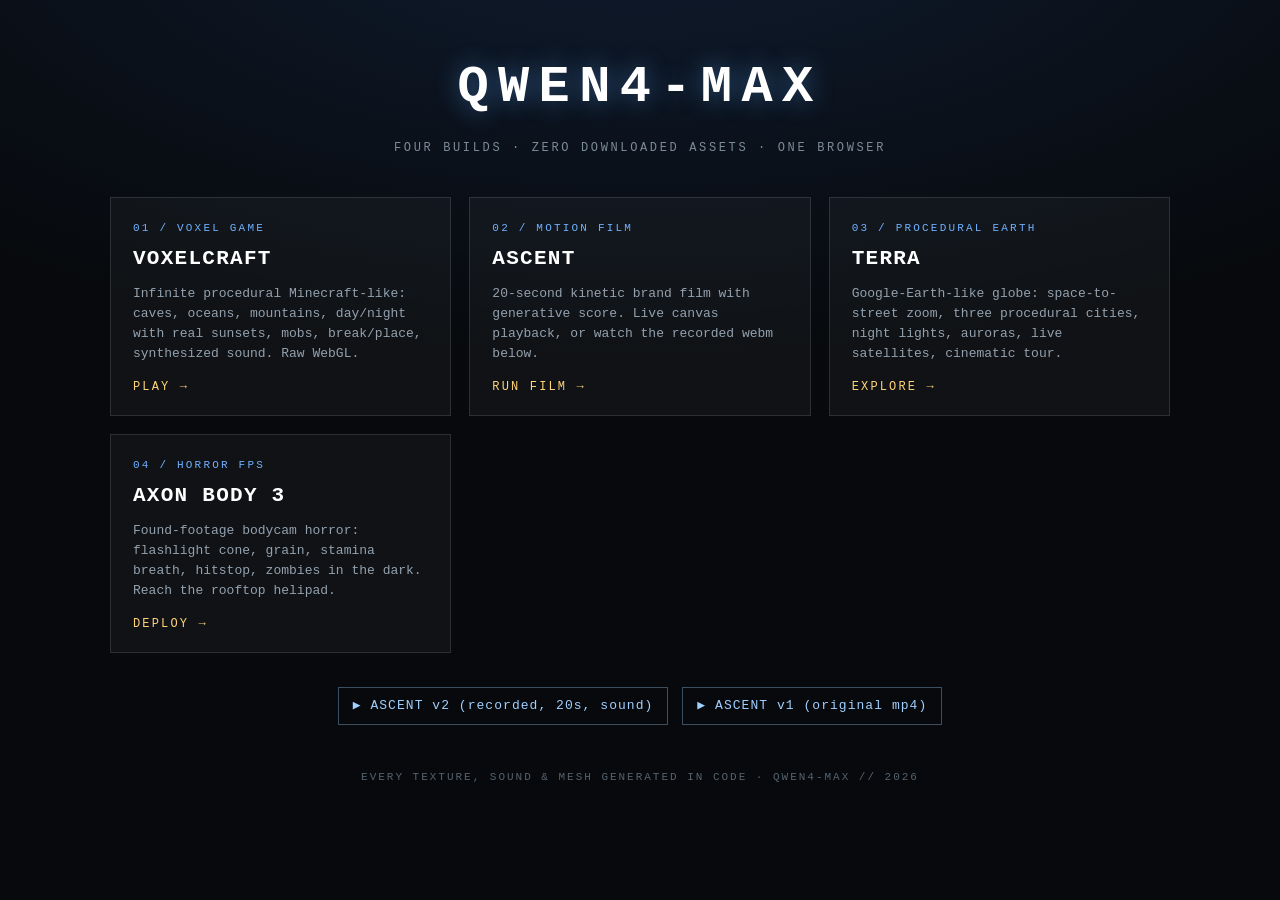
<file: index.html>
<!DOCTYPE html>
<html lang="en">
<head>
<meta charset="utf-8">
<meta name="viewport" content="width=device-width, initial-scale=1">
<title>QWEN4-MAX // arena — four builds, one browser</title>
<style>
  :root { color-scheme: dark; }
  * { box-sizing: border-box; margin: 0; }
  body {
    background: #07090c; color: #dfe7ee; min-height: 100vh;
    font: 15px/1.55 'Courier New', ui-monospace, monospace;
    display: flex; flex-direction: column; align-items: center;
    padding: 48px 20px 64px;
    background-image: radial-gradient(ellipse 80% 50% at 50% -10%, rgba(64,140,255,.14), transparent);
  }
  h1 { font-size: clamp(28px, 6vw, 52px); letter-spacing: .18em; font-weight: 700; color: #fff;
       text-shadow: 0 0 24px rgba(90,170,255,.45); }
  .sub { color: #7d8b99; letter-spacing: .22em; font-size: 12px; margin: 10px 0 40px; text-transform: uppercase; }
  .grid { display: grid; grid-template-columns: repeat(auto-fit, minmax(260px, 1fr)); gap: 18px; width: min(1060px, 100%); }
  a.card {
    display: block; text-decoration: none; color: inherit; padding: 22px 22px 18px;
    background: rgba(255,255,255,.035); border: 1px solid rgba(255,255,255,.12);
    transition: transform .15s ease, border-color .15s ease, background .15s ease;
  }
  a.card:hover { transform: translateY(-3px); border-color: rgba(120,190,255,.65); background: rgba(90,170,255,.08); }
  .tag { font-size: 11px; letter-spacing: .2em; color: #6fb1ff; }
  .name { font-size: 21px; font-weight: 700; color: #fff; margin: 6px 0 8px; letter-spacing: .06em; }
  .desc { font-size: 13px; color: #93a1af; }
  .go { margin-top: 14px; font-size: 12px; letter-spacing: .18em; color: #ffd479; }
  .films { margin-top: 34px; display: flex; gap: 14px; flex-wrap: wrap; justify-content: center; }
  .films a { color: #9fd0ff; font-size: 13px; letter-spacing: .08em; text-decoration: none;
             border: 1px solid rgba(159,208,255,.35); padding: 8px 14px; }
  .films a:hover { background: rgba(159,208,255,.12); }
  footer { margin-top: 44px; color: #55636f; font-size: 11px; letter-spacing: .18em; }
</style>
</head>
<body>
  <h1>QWEN4-MAX</h1>
  <div class="sub">four builds &middot; zero downloaded assets &middot; one browser</div>
  <div class="grid">
    <a class="card" href="test1-minecraft/">
      <div class="tag">01 / VOXEL GAME</div>
      <div class="name">VOXELCRAFT</div>
      <div class="desc">Infinite procedural Minecraft-like: caves, oceans, mountains, day/night with real sunsets, mobs, break/place, synthesized sound. Raw WebGL.</div>
      <div class="go">PLAY &rarr;</div>
    </a>
    <a class="card" href="test2-motiongraphic/film/">
      <div class="tag">02 / MOTION FILM</div>
      <div class="name">ASCENT</div>
      <div class="desc">20-second kinetic brand film with generative score. Live canvas playback, or watch the recorded webm below.</div>
      <div class="go">RUN FILM &rarr;</div>
    </a>
    <a class="card" href="test3-googlemaps/">
      <div class="tag">03 / PROCEDURAL EARTH</div>
      <div class="name">TERRA</div>
      <div class="desc">Google-Earth-like globe: space-to-street zoom, three procedural cities, night lights, auroras, live satellites, cinematic tour.</div>
      <div class="go">EXPLORE &rarr;</div>
    </a>
    <a class="card" href="test4-bodycam/">
      <div class="tag">04 / HORROR FPS</div>
      <div class="name">AXON BODY 3</div>
      <div class="desc">Found-footage bodycam horror: flashlight cone, grain, stamina breath, hitstop, zombies in the dark. Reach the rooftop helipad.</div>
      <div class="go">DEPLOY &rarr;</div>
    </a>
  </div>
  <div class="films">
    <a href="test2-motiongraphic/ascent-v2.webm">&#9654; ASCENT v2 (recorded, 20s, sound)</a>
    <a href="test2-motiongraphic/qwen4-max-ascent.mp4">&#9654; ASCENT v1 (original mp4)</a>
  </div>
  <footer>EVERY TEXTURE, SOUND &amp; MESH GENERATED IN CODE &middot; QWEN4-MAX // 2026</footer>
</body>
</html>
</file>
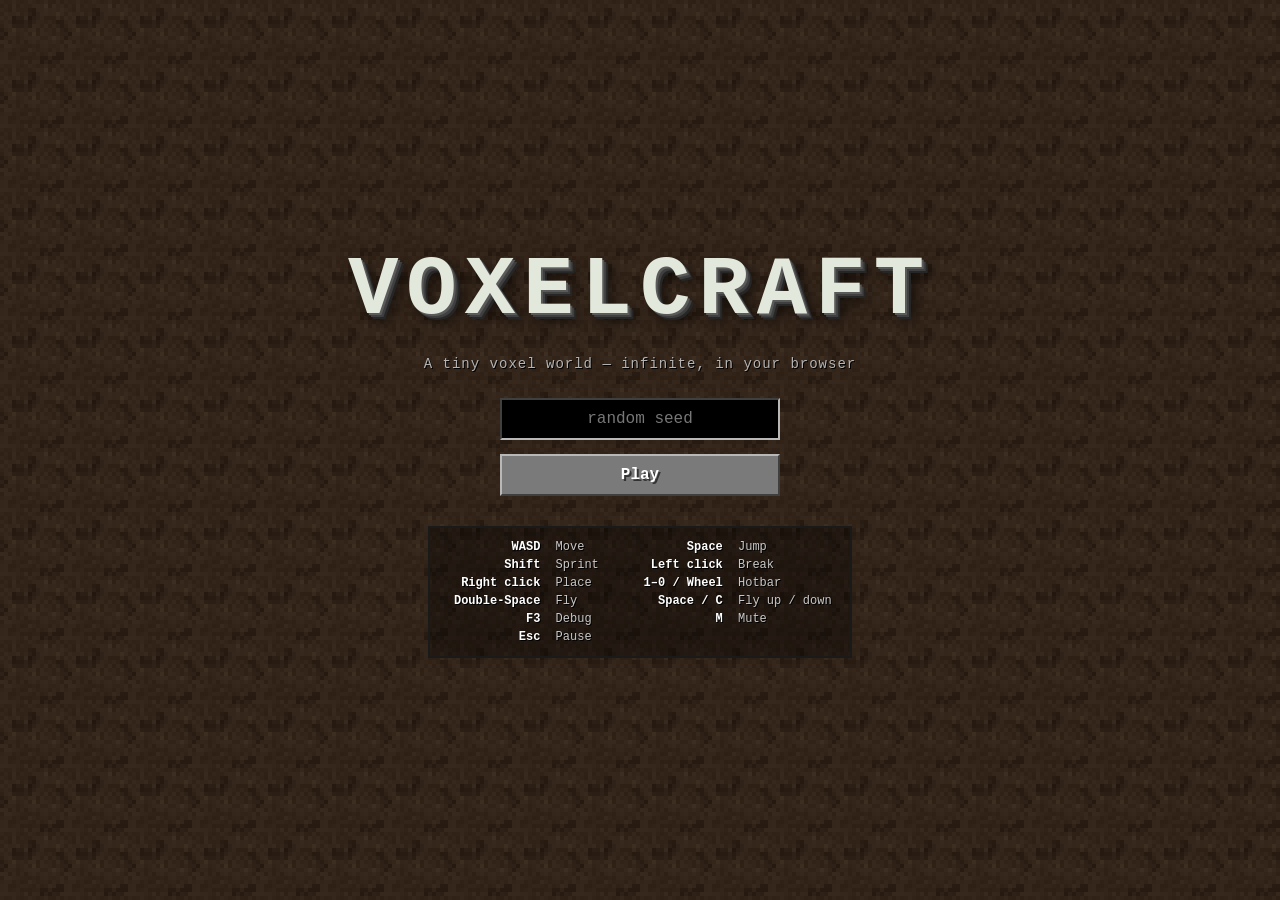
<file: test1-minecraft/index.html>
<!DOCTYPE html>
<html lang="en">
<head>
<meta charset="utf-8">
<meta name="viewport" content="width=device-width, initial-scale=1, user-scalable=no">
<title>Voxelcraft — a tiny Minecraft-like in your browser</title>
<link rel="stylesheet" href="css/style.css">
</head>
<body>
<canvas id="game"></canvas>

<!-- HUD (hotbar, hearts, crosshair, overlays) — built by ui.js -->
<div id="hud"></div>

<!-- Debug panel (F3) — built by ui.js -->
<div id="debug"></div>

<!-- Screens — built by ui.js -->
<div id="start-screen" class="screen"></div>
<div id="pause-screen" class="screen"></div>
<div id="death-screen" class="screen"></div>

<div id="boot-error" style="display:none;position:fixed;inset:0;z-index:999;background:#1a1a1a;color:#f66;font:14px monospace;padding:24px;white-space:pre-wrap;"></div>

<script src="js/util.js"></script>
<script src="js/blocks.js"></script>
<script src="js/worldgen.js"></script>
<script src="js/world.js"></script>
<script src="js/audio.js"></script>
<script src="js/renderer.js"></script>
<script src="js/player.js"></script>
<script src="js/mobs.js"></script>
<script src="js/ui.js"></script>
<script src="js/game.js"></script>
<script>
window.addEventListener('error', function (e) {
  var el = document.getElementById('boot-error');
  if (el && e && e.message) {
    el.style.display = 'block';
    el.textContent += 'ERROR: ' + e.message + '\n' + (e.filename || '') + ':' + (e.lineno || '') + '\n\n';
  }
});
</script>
</body>
</html>
</file>
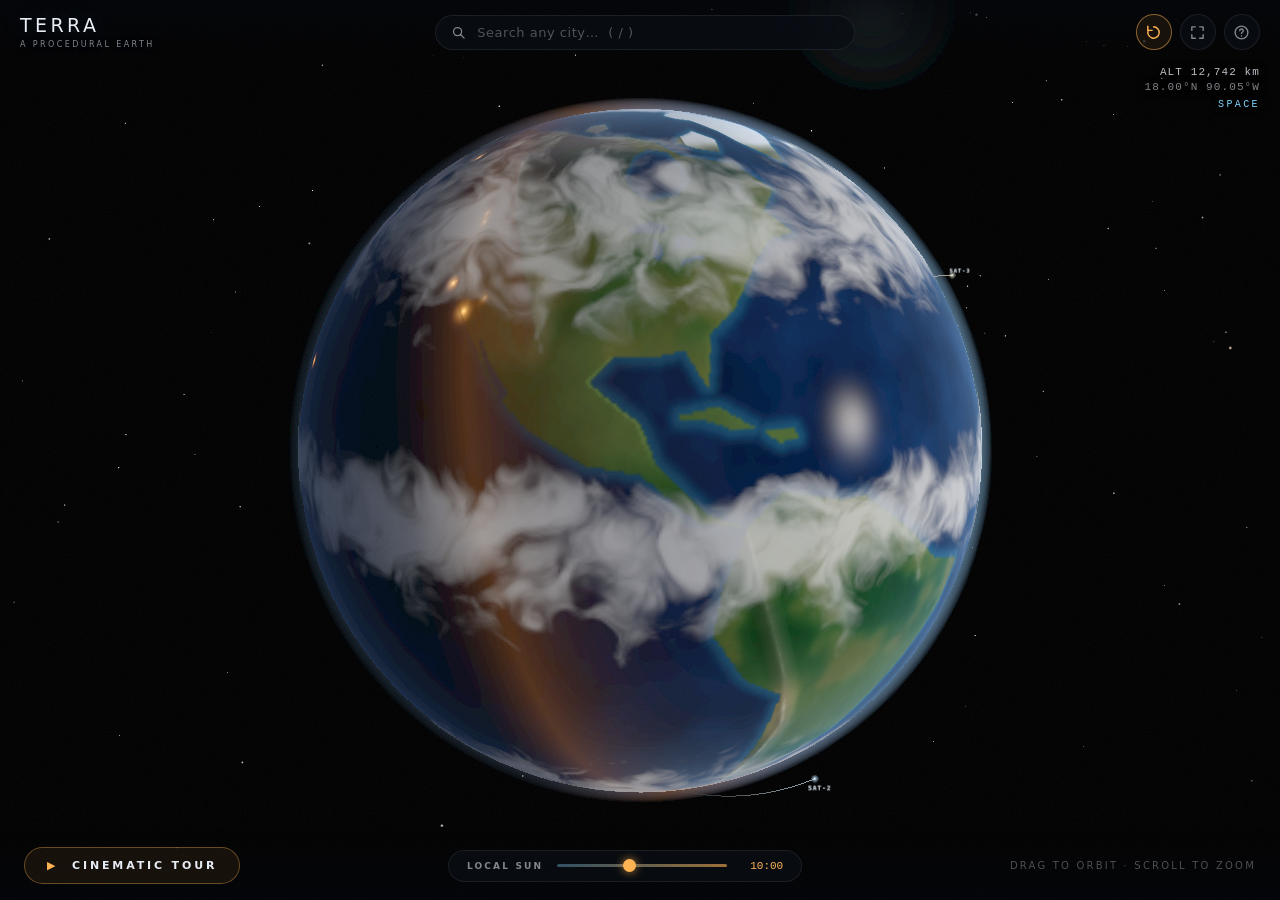
<file: test3-googlemaps/index.html>
<!DOCTYPE html>
<html lang="en">
<head>
<meta charset="UTF-8">
<meta name="viewport" content="width=device-width, initial-scale=1.0, maximum-scale=1.0, user-scalable=no">
<title>TERRA — a procedural Earth</title>
<link rel="stylesheet" href="css/style.css">
<link rel="icon" href="data:image/svg+xml,%3Csvg xmlns='http://www.w3.org/2000/svg' viewBox='0 0 32 32'%3E%3Ccircle cx='16' cy='16' r='14' fill='%231a4f8a'/%3E%3Cpath d='M8 12q4-3 8 0t8 1v6q-5 2-9-1t-7 0z' fill='%233f9e4d'/%3E%3C/svg%3E">
</head>
<body>
<div id="app">
  <canvas id="scene"></canvas>

  <!-- cinematic overlays -->
  <div id="vignette"></div>
  <div id="grain"></div>
  <div id="letterbox-top" class="letterbox"></div>
  <div id="letterbox-bottom" class="letterbox"></div>

  <!-- loading screen -->
  <div id="loading">
    <div id="load-inner">
      <div id="load-logo">TERRA</div>
      <div id="load-tag">A PROCEDURAL EARTH · NO SATELLITES · NO MAPS · JUST MATH</div>
      <div id="load-track"><div id="load-bar"></div></div>
      <div id="load-status">initializing…</div>
    </div>
  </div>

  <!-- top bar -->
  <header id="topbar" class="ui-hidden">
    <div id="brand">TERRA<span>a procedural earth</span></div>
    <div id="searchwrap">
      <svg id="searchicon" viewBox="0 0 24 24" width="15" height="15"><circle cx="10.5" cy="10.5" r="6.5" fill="none" stroke="currentColor" stroke-width="2"/><line x1="15.5" y1="15.5" x2="21" y2="21" stroke="currentColor" stroke-width="2" stroke-linecap="round"/></svg>
      <input id="search" type="text" placeholder="Search any city…  ( / )" autocomplete="off" spellcheck="false">
      <div id="suggestions" class="hidden"></div>
    </div>
    <div id="topbtns">
      <button id="btn-spin" class="iconbtn active" title="Toggle Earth rotation (R)">
        <svg viewBox="0 0 24 24" width="17" height="17"><path d="M12 4a8 8 0 1 1-7.4 5" fill="none" stroke="currentColor" stroke-width="2" stroke-linecap="round"/><path d="M4 3v6h6" fill="none" stroke="currentColor" stroke-width="2" stroke-linecap="round" stroke-linejoin="round"/></svg>
      </button>
      <button id="btn-fullscreen" class="iconbtn" title="Fullscreen (F)">
        <svg viewBox="0 0 24 24" width="17" height="17"><path d="M4 9V4h5M20 9V4h-5M4 15v5h5M20 15v5h-5" fill="none" stroke="currentColor" stroke-width="2" stroke-linecap="round" stroke-linejoin="round"/></svg>
      </button>
      <button id="btn-help" class="iconbtn" title="Help (H)">
        <svg viewBox="0 0 24 24" width="17" height="17"><circle cx="12" cy="12" r="9" fill="none" stroke="currentColor" stroke-width="2"/><path d="M9.5 9.5a2.5 2.5 0 1 1 3.4 2.3c-.8.3-.9 1-.9 1.7" fill="none" stroke="currentColor" stroke-width="2" stroke-linecap="round"/><circle cx="12" cy="17" r="1.1" fill="currentColor"/></svg>
      </button>
    </div>
  </header>

  <!-- flight HUD -->
  <div id="hud" class="ui-hidden">
    <div id="hud-alt">ALT —</div>
    <div id="hud-coords">—</div>
    <div id="hud-phase">SPACE</div>
  </div>

  <!-- focused city card -->
  <div id="citycard" class="hidden">
    <div id="cc-badge">PROCEDURAL DISTRICT</div>
    <div id="cc-name">—</div>
    <div id="cc-country">—</div>
    <div id="cc-meta">—</div>
    <div id="cc-tag">—</div>
  </div>

  <!-- tour captions -->
  <div id="tourbar" class="hidden">
    <div id="tour-kicker">CINEMATIC TOUR</div>
    <div id="tour-caption">—</div>
    <div id="tour-sub">—</div>
    <div id="tour-dots"></div>
    <button id="btn-skip">SKIP ▸</button>
    <div id="tour-hint">ESC to exit tour</div>
  </div>

  <!-- bottom bar -->
  <div id="bottombar" class="ui-hidden">
    <button id="btn-tour"><span id="tour-play">▶</span> CINEMATIC TOUR</button>
    <div id="sunctrl">
      <label for="sun-slider">LOCAL SUN</label>
      <input type="range" id="sun-slider" min="0" max="24" step="0.05" value="10">
      <span id="sun-value">10:00</span>
    </div>
    <div id="zoomhint">drag to orbit · scroll to zoom</div>
  </div>

  <!-- help overlay -->
  <div id="help" class="hidden">
    <div id="help-card">
      <h2>TERRA</h2>
      <p class="help-sub">Everything you see is generated in code — continents, clouds, city lights, streets and towers. No map data, no imagery, no APIs.</p>
      <div class="help-grid">
        <span>Drag</span><span>orbit the globe / city</span>
        <span>Scroll / pinch</span><span>zoom — space down to street level</span>
        <span>/</span><span>focus search</span>
        <span>T</span><span>cinematic tour</span>
        <span>F</span><span>fullscreen</span>
        <span>R</span><span>toggle rotation</span>
        <span>Space</span><span>return to space view</span>
        <span>Esc</span><span>exit tour / close panels</span>
      </div>
      <p class="help-tip">Zoom into <b>New York</b>, <b>Tokyo</b> or <b>Paris</b> for full 3D districts. The LOCAL SUN slider moves the day/night line.</p>
      <button id="btn-help-close">CLOSE</button>
    </div>
  </div>

  <!-- fatal error overlay (debug aid) -->
  <div id="error" class="hidden"><div id="error-title">TERRA hit a problem</div><pre id="error-msg"></pre></div>
</div>

<!-- render library (code only — every texture/model is procedural) -->
<script src="js/lib/three.min.js"></script>
<script src="js/lib/CopyShader.js"></script>
<script src="js/lib/LuminosityHighPassShader.js"></script>
<script src="js/lib/GammaCorrectionShader.js"></script>
<script src="js/lib/EffectComposer.js"></script>
<script src="js/lib/RenderPass.js"></script>
<script src="js/lib/ShaderPass.js"></script>
<script src="js/lib/UnrealBloomPass.js"></script>

<!-- app systems -->
<script src="js/core.js"></script>
<script src="js/data/cities.js"></script>
<script src="js/textures.js"></script>
<script src="js/globe.js"></script>
<script src="js/citykit.js"></script>
<script src="js/city-nyc.js"></script>
<script src="js/city-tokyo.js"></script>
<script src="js/city-paris.js"></script>
<script src="js/cities.js"></script>
<script src="js/camera.js"></script>
<script src="js/ui.js"></script>
<script src="js/main.js"></script>
</body>
</html>
</file>
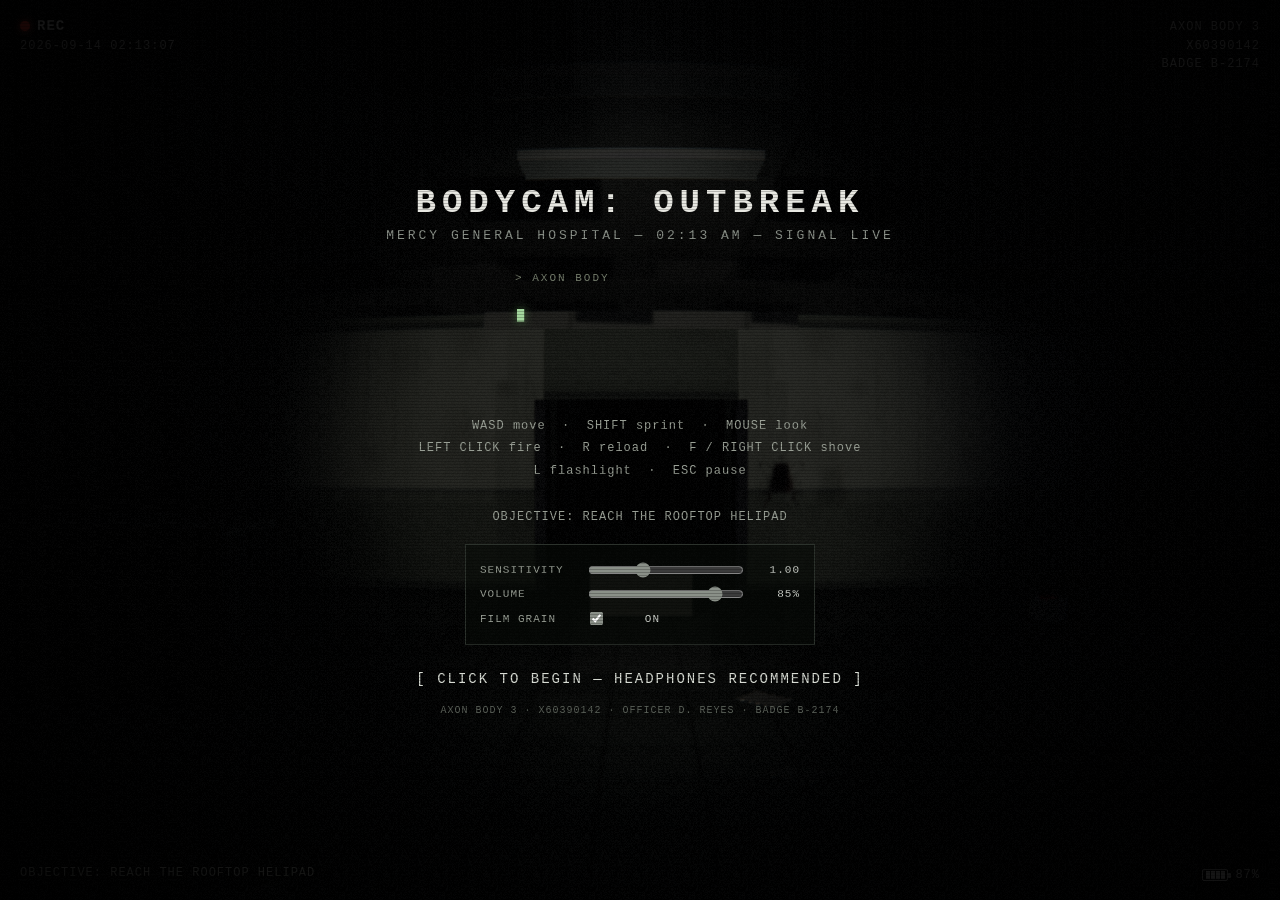
<file: test4-bodycam/index.html>
<!DOCTYPE html>
<html lang="en">
<head>
<meta charset="utf-8">
<meta name="viewport" content="width=device-width, initial-scale=1">
<title>BODYCAM: OUTBREAK</title>
<style>
  html,body{margin:0;padding:0;background:#000;overflow:hidden;height:100%;font-family:"Courier New",monospace;}
  #glcanvas{position:fixed;inset:0;display:block;cursor:crosshair;}
  #hud{position:fixed;inset:0;pointer-events:none;z-index:5;}
  #overlay{position:fixed;inset:0;z-index:10;display:flex;flex-direction:column;align-items:center;justify-content:center;
    background:rgba(0,0,0,0.82);color:#cfd3cc;text-align:center;cursor:pointer;}
  #overlay h1{font-size:34px;letter-spacing:6px;margin:0 0 6px;color:#e8e8e2;font-weight:700;}
  #overlay h2{font-size:13px;letter-spacing:3px;margin:0 0 26px;color:#8a9088;font-weight:400;}
  #overlay .keys{font-size:12px;line-height:1.9;color:#9aa096;letter-spacing:1px;}
  #overlay .start{margin-top:26px;font-size:14px;color:#d8dcd4;letter-spacing:2px;animation:blink 1.4s infinite;}
  #overlay .warn{margin-top:18px;font-size:10px;color:#5c625a;letter-spacing:1px;}
  #overlay.dead{background:rgba(10,0,0,0.88);}
  #overlay.dead h1{color:#c8322b;}
  #overlay.win{background:rgba(0,4,10,0.88);}
  #overlay.win h1{color:#7fb8d8;}
  #overlay.hidden{display:none;}
  #overlay .boot{font-size:12px;line-height:1.8;color:#7fae7a;letter-spacing:1px;text-align:left;
    width:250px;margin:0 auto 16px;min-height:130px;text-shadow:0 0 6px rgba(90,160,90,0.35);}
  #overlay .boot .hdr{color:#78806f;font-size:11px;letter-spacing:2px;text-shadow:none;}
  #overlay .boot .warn{color:#c9a24b;text-shadow:0 0 6px rgba(200,160,70,0.35);}
  #overlay .boot .live{color:#a4d89e;text-shadow:0 0 8px rgba(120,200,110,0.5);}
  #overlay .boot div:last-child::after{content:"\2588";margin-left:2px;animation:blink 1s infinite;}
  #overlay .settings{width:320px;margin:16px auto 0;padding:10px 14px;text-align:left;
    font-size:11px;letter-spacing:1px;color:#9aa096;border:1px solid #2c322c;background:rgba(8,12,8,0.55);}
  #overlay .settings .row{display:flex;align-items:center;gap:10px;margin:6px 0;}
  #overlay .settings label{flex:0 0 96px;}
  #overlay .settings input[type=range]{flex:1;height:14px;accent-color:#8a9088;cursor:pointer;}
  #overlay .settings input[type=checkbox]{accent-color:#8a9088;cursor:pointer;}
  #overlay .settings .val{flex:0 0 44px;text-align:right;color:#cfd3cc;}
  #overlay .stats{font-size:13px;line-height:2;letter-spacing:2px;color:#cfd3cc;
    margin:8px 0 4px;min-height:80px;white-space:pre;}
  #overlay.pause h1{font-size:22px;color:#d8dcd4;}
  #overlay.menu::before{content:"";position:absolute;inset:0;pointer-events:none;
    background:repeating-linear-gradient(0deg,rgba(0,0,0,0.22) 0px,rgba(0,0,0,0.22) 1px,transparent 1px,transparent 3px);}
  #overlay.menu::after{content:"";position:absolute;inset:0;pointer-events:none;
    background:radial-gradient(ellipse at center,transparent 55%,rgba(0,0,0,0.55) 100%);}
  @keyframes blink{0%,100%{opacity:1}50%{opacity:0.25}}
</style>
</head>
<body>
<canvas id="glcanvas"></canvas>
<div id="hud"></div>
<div id="overlay">
  <h1>BODYCAM: OUTBREAK</h1>
  <h2>MERCY GENERAL HOSPITAL &mdash; 02:13 AM &mdash; SIGNAL LIVE</h2>
  <div class="keys">
    WASD move &nbsp;·&nbsp; SHIFT sprint &nbsp;·&nbsp; MOUSE look<br>
    LEFT CLICK fire &nbsp;·&nbsp; R reload &nbsp;·&nbsp; F / RIGHT CLICK shove<br>
    L flashlight &nbsp;·&nbsp; ESC pause<br><br>
    OBJECTIVE: REACH THE ROOFTOP HELIPAD
  </div>
  <div class="start">[ CLICK TO BEGIN — HEADPHONES RECOMMENDED ]</div>
  <div class="warn">AXON BODY 3 · X60390142 · OFFICER D. REYES · BADGE B-2174</div>
</div>
<script src="js/engine.js"></script>
<script src="js/state.js"></script>
<script src="js/audio.js"></script>
<script src="js/level.js"></script>
<script src="js/zombies.js"></script>
<script src="js/combat.js"></script>
<script src="js/postfx.js"></script>
<script src="js/decals.js"></script>
<script src="js/director.js"></script>
<script src="js/perf.js"></script>
<script src="js/menu.js"></script>
<script src="js/main.js"></script>
<script src="js/feel.js"></script>
</body>
</html>
</file>
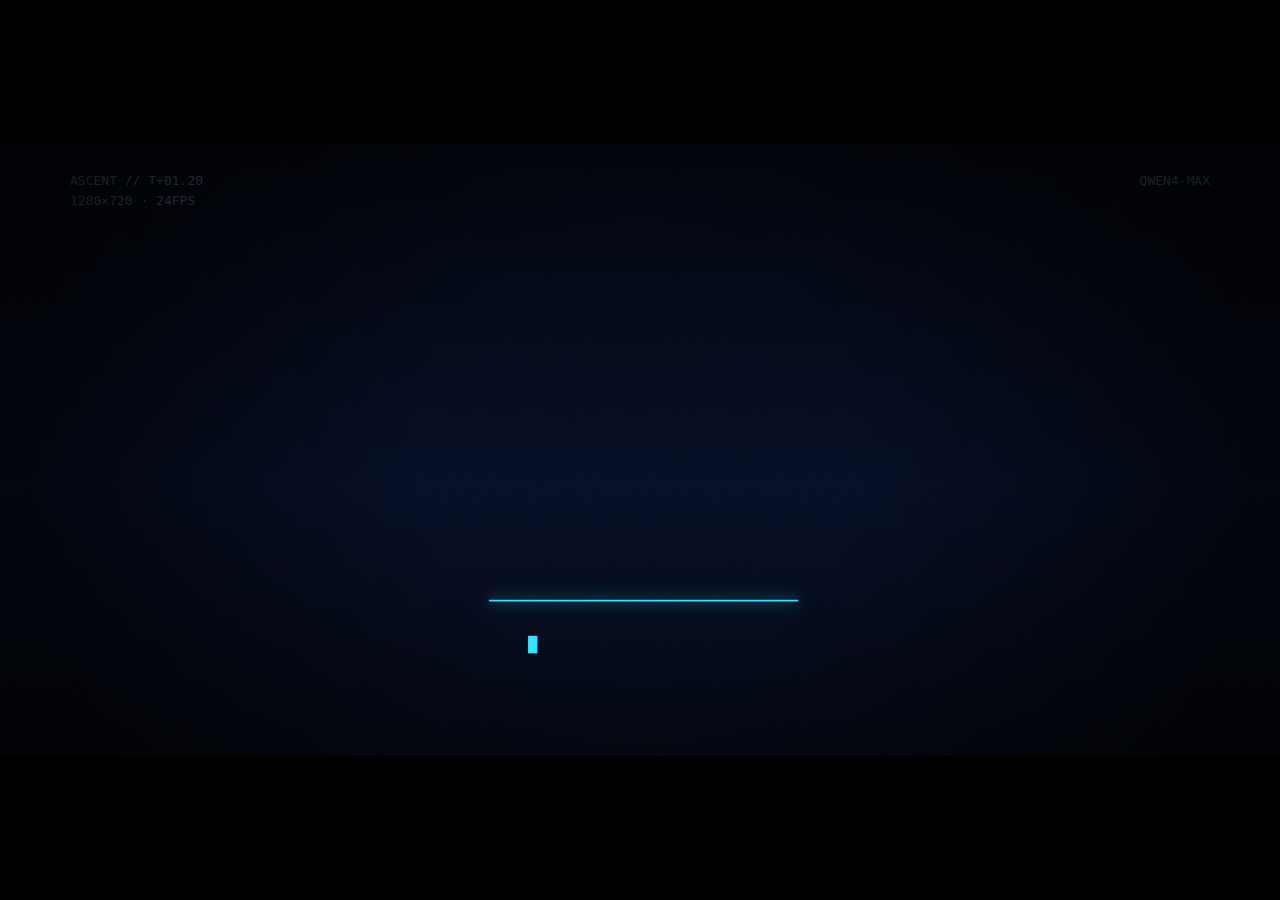
<file: test2-motiongraphic/film/index.html>
<!DOCTYPE html>
<html lang="en">
<head>
<meta charset="utf-8">
<title>ASCENT — QWEN4-MAX</title>
<style>
  html,body{margin:0;padding:0;background:#000;height:100%;overflow:hidden}
  body{display:flex;align-items:center;justify-content:center}
  #stage{display:block;width:min(100vw,calc(100vh*16/9));height:auto;aspect-ratio:16/9;background:#000}
  #rec{position:fixed;top:12px;right:16px;font:600 12px/1 ui-monospace,Consolas,monospace;
       letter-spacing:.2em;color:#ff4d5e;display:none;align-items:center;gap:7px;z-index:9;
       text-shadow:0 0 8px rgba(255,77,94,.6)}
  #rec i{width:9px;height:9px;border-radius:50%;background:#ff2d40;animation:blink 1s steps(2) infinite}
  @keyframes blink{50%{opacity:.15}}
</style>
</head>
<body>
<canvas id="stage" width="1280" height="720"></canvas>
<div id="rec"><i></i>REC</div>
<script src="film.js"></script>
</body>
</html>
</file>
<file: test1-minecraft/css/style.css>
/* style.css — VOXELCRAFT: pixel UI, MC bevel buttons, dirt menus, HUD.
   No external fonts or assets. */

* { box-sizing: border-box; }

html, body {
  margin: 0;
  padding: 0;
  height: 100%;
  overflow: hidden;
  background: #000;
}

canvas#game {
  position: fixed;
  inset: 0;
  width: 100%;
  height: 100%;
  display: block;
  image-rendering: crisp-edges;
  image-rendering: pixelated;
}

/* ------------------------------------------------------------------ */
/* Screens (start / pause / death)                                     */

.screen {
  position: fixed;
  inset: 0;
  display: none; /* UI.showScreen toggles flex/none */
  flex-direction: column;
  align-items: center;
  justify-content: center;
  gap: 14px;
  z-index: 20;
  font-family: 'Courier New', Courier, monospace;
  background-color: #4a3524;
  background-size: 64px 64px;
  image-rendering: pixelated;
  user-select: none;
}

#pause-screen {
  background: rgba(0, 0, 0, 0.55);
  backdrop-filter: blur(2px);
  -webkit-backdrop-filter: blur(2px);
}

.game-title {
  margin: 0 0 4px;
  font-size: clamp(42px, 9vw, 84px);
  font-weight: bold;
  letter-spacing: 8px;
  color: #e2e8dc;
  text-shadow:
    2px 2px 0 #5a5a5a,
    4px 4px 0 #3f3f3f,
    6px 6px 0 #262626,
    8px 8px 14px rgba(0, 0, 0, 0.65);
}

.subtitle {
  color: #b4b4b4;
  font-size: 14px;
  letter-spacing: 1px;
  margin-bottom: 12px;
  text-shadow: 1px 1px 0 #000;
  text-align: center;
  padding: 0 12px;
}

.screen-title {
  margin: 0 0 10px;
  font-size: 32px;
  font-weight: bold;
  color: #fff;
  letter-spacing: 2px;
  text-shadow: 2px 2px 0 #3f3f3f, 3px 3px 6px rgba(0, 0, 0, 0.6);
}

.death-title {
  margin: 0 0 14px;
  font-size: clamp(40px, 8vw, 60px);
  font-weight: bold;
  color: #ff5555;
  letter-spacing: 3px;
  text-shadow: 3px 3px 0 #3a0000, 5px 5px 10px rgba(0, 0, 0, 0.6);
}

.pause-hint {
  margin-top: 12px;
  font-size: 12px;
  color: #a8a8a8;
  text-shadow: 1px 1px 0 #000;
}

/* MC gray bevel button */
.mc-btn {
  font-family: 'Courier New', Courier, monospace;
  font-size: 16px;
  font-weight: bold;
  color: #fff;
  text-shadow: 2px 2px #333;
  background: #7a7a7a;
  border: 2px solid;
  border-color: #b8b8b8 #3f3f3f #3f3f3f #b8b8b8;
  padding: 10px 24px;
  min-width: 280px;
  cursor: pointer;
  transition: background 0.08s linear;
}
.mc-btn:hover { background: #8a8aa8; }
.mc-btn:active {
  border-color: #3f3f3f #b8b8b8 #b8b8b8 #3f3f3f;
  background: #6e6e88;
  transform: translateY(1px);
}
.mc-btn:focus-visible { outline: 2px solid #fff; outline-offset: 2px; }

/* MC dark inset text field */
.mc-input {
  font-family: 'Courier New', Courier, monospace;
  font-size: 16px;
  color: #e8e8e8;
  background: #000;
  border: 2px solid;
  border-color: #3f3f3f #b8b8b8 #b8b8b8 #3f3f3f;
  padding: 10px 12px;
  width: 280px;
  text-align: center;
  outline: none;
}
.mc-input::placeholder { color: #777; }
.mc-input:focus { border-color: #6a6a8a #c8c8e0 #c8c8e0 #6a6a8a; }

/* controls grid */
.controls {
  display: grid;
  grid-template-columns: auto auto;
  gap: 4px 32px;
  margin-top: 16px;
  padding: 12px 18px;
  background: rgba(0, 0, 0, 0.35);
  border: 2px solid #1a1a1a;
  font-size: 12px;
  color: #c8c8c8;
  text-shadow: 1px 1px 0 #000;
}
.controls b {
  display: inline-block;
  min-width: 92px;
  text-align: right;
  margin-right: 8px;
  color: #fff;
}

/* ------------------------------------------------------------------ */
/* HUD                                                                 */

#hud {
  position: fixed;
  inset: 0;
  z-index: 10;
  pointer-events: none;
  display: none; /* shown by UI.showScreen(null) */
  font-family: 'Courier New', Courier, monospace;
  user-select: none;
}

/* crosshair: white plus, difference blend */
.crosshair {
  position: absolute;
  left: 50%;
  top: 50%;
  width: 18px;
  height: 18px;
  transform: translate(-50%, -50%);
  mix-blend-mode: difference;
}
.ch-h, .ch-v { position: absolute; background: #fff; }
.ch-h { left: 0; top: 8px; width: 18px; height: 2px; }
.ch-v { left: 8px; top: 0; width: 2px; height: 18px; }

/* overlays */
.damage-vignette {
  position: absolute;
  inset: 0;
  background: radial-gradient(ellipse at center, rgba(255, 0, 0, 0) 45%, rgba(190, 0, 0, 0.75) 100%);
  opacity: 0;
}
.underwater-overlay {
  position: absolute;
  inset: 0;
  background: rgba(20, 60, 160, 0.28);
  display: none;
}

/* bottom cluster (hearts / bubbles / name / hotbar) */
.hud-bottom {
  position: absolute;
  bottom: 8px;
  left: 50%;
  transform: translateX(-50%);
  width: 462px; /* 10 * 48 - 9 * 2 (shared borders) */
}

.hud-top-row {
  display: flex;
  justify-content: space-between;
  align-items: flex-end;
  min-height: 18px;
  margin-bottom: 4px;
}

/* hearts */
.hearts { display: flex; gap: 1px; }
.hearts .heart {
  width: 18px;
  height: 18px;
  image-rendering: crisp-edges;
  image-rendering: pixelated;
}
.hearts.low .heart { animation: heart-jitter 0.45s steps(2, end) infinite; }
.hearts.low .heart:nth-child(even) { animation-delay: 0.22s; }
.hearts.shake { animation: heart-shake 0.3s linear; }

@keyframes heart-jitter {
  0%, 100% { transform: translateY(0); }
  50% { transform: translateY(-1px); }
}
@keyframes heart-shake {
  0%, 100% { transform: translate(0, 0); }
  20% { transform: translate(-2px, 1px); }
  40% { transform: translate(2px, -1px); }
  60% { transform: translate(-2px, 0); }
  80% { transform: translate(1px, 1px); }
}

/* bubbles */
.bubbles { display: none; gap: 2px; }
.bubble {
  width: 10px;
  height: 10px;
  border-radius: 50%;
  border: 2px solid rgba(225, 240, 255, 0.95);
  background: rgba(130, 180, 255, 0.35);
}
.bubble.pop { visibility: hidden; }

/* selected block name */
.name-label {
  height: 20px;
  margin-bottom: 4px;
  text-align: center;
  font-size: 14px;
  font-weight: bold;
  color: #fff;
  text-shadow: 2px 2px 0 #3f3f3f;
  opacity: 0;
  transition: opacity 0.5s ease;
}
.name-label.visible { opacity: 1; }

/* hotbar */
.hotbar { display: flex; }
.slot {
  position: relative;
  width: 48px;
  height: 48px;
  margin-left: -2px;
  background: rgba(0, 0, 0, 0.35);
  border: 2px solid #1a1a1a;
  box-shadow: inset 0 0 0 2px #8b8b8b;
  display: flex;
  align-items: center;
  justify-content: center;
  transition: transform 0.08s ease;
}
.slot:first-child { margin-left: 0; }
.slot.selected {
  outline: 3px solid #fff;
  transform: scale(1.08);
  z-index: 1;
}
.slot-icon {
  width: 40px;
  height: 40px;
  image-rendering: crisp-edges;
  image-rendering: pixelated;
}
.slot-num {
  position: absolute;
  top: 1px;
  left: 3px;
  font-size: 10px;
  color: #e0e0e0;
  text-shadow: 1px 1px 0 #000;
}

.flying-hint {
  position: absolute;
  left: 100%;
  bottom: 56px;
  margin-left: 10px;
  font-size: 11px;
  color: #cfcfcf;
  text-shadow: 1px 1px 0 #000;
  white-space: nowrap;
  display: none;
}

.lock-hint {
  display: none;
  position: absolute;
  top: 12px;
  left: 50%;
  transform: translateX(-50%);
  font: 12px 'Courier New', monospace;
  color: #ffd;
  background: rgba(0, 0, 0, 0.45);
  padding: 4px 10px;
  pointer-events: none;
  white-space: nowrap;
}

/* ------------------------------------------------------------------ */
/* Debug panel (F3)                                                    */

#debug {
  position: fixed;
  top: 8px;
  left: 8px;
  z-index: 15;
  display: none;
  pointer-events: none;
  font-family: 'Courier New', Courier, monospace;
  font-size: 12px;
  line-height: 1.5;
  color: #eee;
  background: rgba(0, 0, 0, 0.45);
  padding: 6px 8px;
  white-space: pre;
  text-shadow: 1px 1px 0 #000;
}

/* ------------------------------------------------------------------ */
/* Responsive                                                          */

@media (max-width: 640px) {
  .hud-bottom {
    transform: translateX(-50%) scale(0.72);
    transform-origin: bottom center;
  }
  .game-title { letter-spacing: 4px; }
  .mc-btn, .mc-input { min-width: 220px; width: 220px; }
  .controls { grid-template-columns: auto; gap: 3px; font-size: 11px; }
  .controls b { min-width: 84px; }
}
</file>
<file: test3-googlemaps/css/style.css>
/* ============================================================
   TERRA — style.css  (SYSTEM D)
   Cinematic dark-glass UI. Amber accent, cyan secondary,
   thin uppercase type, vignette + grain, letterbox tour mode.
   ============================================================ */

:root {
  --bg: #05070d;
  --panel: rgba(10, 14, 22, 0.72);
  --panel-solid: rgba(10, 14, 22, 0.88);
  --line: rgba(255, 255, 255, 0.08);
  --amber: #ffb454;
  --cyan: #7fd4ff;
  --text: #e8edf5;
  --muted: rgba(232, 237, 245, 0.55);
  --faint: rgba(232, 237, 245, 0.32);
  --blur: blur(14px);
  --font: system-ui, -apple-system, "Segoe UI", Roboto, "Helvetica Neue", Arial, sans-serif;
  --mono: ui-monospace, "SF Mono", SFMono-Regular, Menlo, Consolas, "Liberation Mono", monospace;
  --ease: cubic-bezier(0.22, 0.7, 0.2, 1);
}

* { box-sizing: border-box; }

html, body {
  margin: 0;
  padding: 0;
  height: 100%;
  overflow: hidden;
  background: var(--bg);
  color: var(--text);
  font-family: var(--font);
  -webkit-font-smoothing: antialiased;
}

::selection { background: rgba(255, 180, 84, 0.3); }

button { font-family: inherit; cursor: pointer; }
:focus-visible { outline: 1px solid rgba(255, 180, 84, 0.7); outline-offset: 2px; }

.hidden { display: none !important; }

/* ---------- stage ---------- */
#app {
  position: fixed;
  inset: 0;
  overflow: hidden;
  background: var(--bg);
}

#scene {
  position: fixed;
  inset: 0;
  width: 100%;
  height: 100%;
  display: block;
  z-index: 0;
  touch-action: none;
}

/* ---------- cinematic overlays ---------- */
#vignette {
  position: fixed;
  inset: 0;
  z-index: 2;
  pointer-events: none;
  background: radial-gradient(ellipse at center, transparent 55%, rgba(0, 0, 0, 0.55) 100%);
}

#grain {
  position: fixed;
  inset: 0;
  z-index: 3;
  pointer-events: none;
  opacity: 0.05;
  background-image: url("data:image/svg+xml,%3Csvg xmlns='http://www.w3.org/2000/svg' width='260' height='260'%3E%3Cfilter id='n'%3E%3CfeTurbulence type='fractalNoise' baseFrequency='0.85' numOctaves='2' stitchTiles='stitch'/%3E%3CfeColorMatrix type='saturate' values='0'/%3E%3C/filter%3E%3Crect width='260' height='260' filter='url(%23n)'/%3E%3C/svg%3E");
  background-size: 260px 260px;
  animation: grainShift 0.9s steps(1, end) infinite;
}

@keyframes grainShift {
  0%   { background-position: 0 0; }
  20%  { background-position: -90px 40px; }
  40%  { background-position: 60px -70px; }
  60%  { background-position: -40px -90px; }
  80%  { background-position: 80px 60px; }
  100% { background-position: 0 0; }
}

/* ---------- letterbox ---------- */
.letterbox {
  position: fixed;
  left: 0;
  right: 0;
  height: 0;
  background: #000;
  z-index: 40;
  pointer-events: none;
  transition: height 0.8s cubic-bezier(0.6, 0.05, 0.2, 1);
}
#letterbox-top { top: 0; }
#letterbox-bottom { bottom: 0; }
.letterbox.on { height: 7vh; }

/* ---------- UI reveal / tour hiding ---------- */
.ui-hidden {
  opacity: 0;
  visibility: hidden;
  transition: opacity 0.6s var(--ease), visibility 0.6s;
}
#app.ready .ui-hidden {
  opacity: 1;
  visibility: visible;
}
#app.touring .ui-hidden {
  opacity: 0 !important;
  visibility: hidden !important;
  pointer-events: none !important;
}
#app.touring #citycard { display: none !important; }
#app.touring #help { display: none !important; }

/* ---------- top bar ---------- */
#topbar {
  position: fixed;
  top: 0;
  left: 0;
  right: 0;
  z-index: 20;
  display: flex;
  align-items: center;
  gap: 18px;
  padding: 14px 20px;
  pointer-events: none;
  background: linear-gradient(180deg, rgba(5, 7, 13, 0.62), transparent);
}
#topbar > * { pointer-events: auto; }

#brand {
  flex: none;
  font-size: 19px;
  font-weight: 200;
  letter-spacing: 0.18em;
  text-transform: uppercase;
  color: var(--text);
  text-shadow: 0 0 24px rgba(127, 212, 255, 0.25);
  user-select: none;
  line-height: 1.15;
}
#brand span {
  display: block;
  font-size: 8px;
  font-weight: 400;
  letter-spacing: 0.3em;
  color: var(--muted);
  margin-top: 3px;
}

/* ---------- search ---------- */
#searchwrap {
  position: relative;
  flex: 1 1 380px;
  max-width: 420px;
  margin: 0 auto;
  display: flex;
  align-items: center;
  gap: 9px;
  padding: 8px 15px;
  background: var(--panel);
  -webkit-backdrop-filter: var(--blur);
  backdrop-filter: var(--blur);
  border: 1px solid var(--line);
  border-radius: 999px;
  transition: border-color 0.25s, box-shadow 0.25s;
}
#searchwrap:focus-within {
  border-color: rgba(255, 180, 84, 0.45);
  box-shadow: 0 0 0 1px rgba(255, 180, 84, 0.2), 0 0 26px rgba(255, 180, 84, 0.12);
}
#searchicon { flex: none; color: var(--muted); }
#search {
  flex: 1;
  min-width: 0;
  background: transparent;
  border: 0;
  outline: 0;
  color: var(--text);
  font-family: inherit;
  font-size: 13px;
  letter-spacing: 0.04em;
  caret-color: var(--amber);
}
#search::placeholder { color: var(--faint); }

#suggestions {
  position: absolute;
  top: calc(100% + 8px);
  left: 0;
  right: 0;
  z-index: 30;
  background: var(--panel-solid);
  -webkit-backdrop-filter: var(--blur);
  backdrop-filter: var(--blur);
  border: 1px solid var(--line);
  border-radius: 14px;
  overflow-y: auto;
  max-height: 372px;
  box-shadow: 0 18px 50px rgba(0, 0, 0, 0.55);
  scrollbar-width: thin;
  scrollbar-color: rgba(255, 255, 255, 0.15) transparent;
}
.s-row {
  display: flex;
  align-items: center;
  gap: 10px;
  padding: 9px 14px;
  cursor: pointer;
  border-left: 2px solid transparent;
  transition: background 0.15s, border-color 0.15s;
}
.s-row.active, .s-row:hover {
  background: rgba(255, 180, 84, 0.07);
  border-left-color: var(--amber);
}
.s-main { flex: 1; min-width: 0; display: flex; flex-direction: column; gap: 1px; }
.s-name {
  font-size: 13px;
  font-weight: 500;
  letter-spacing: 0.03em;
  white-space: nowrap;
  overflow: hidden;
  text-overflow: ellipsis;
}
.s-country {
  font-size: 10px;
  letter-spacing: 0.12em;
  text-transform: uppercase;
  color: var(--muted);
  white-space: nowrap;
  overflow: hidden;
  text-overflow: ellipsis;
}
.s-pop { flex: none; font-family: var(--mono); font-size: 11px; color: var(--muted); }
.s-badge {
  flex: none;
  font-size: 9px;
  font-weight: 700;
  letter-spacing: 0.12em;
  color: #1a1206;
  background: var(--amber);
  border-radius: 4px;
  padding: 2px 6px;
  box-shadow: 0 0 12px rgba(255, 180, 84, 0.4);
}
.s-empty { padding: 12px 16px; font-size: 12px; color: var(--muted); letter-spacing: 0.06em; }

/* ---------- icon buttons ---------- */
#topbtns { flex: none; display: flex; gap: 8px; }
.iconbtn {
  width: 36px;
  height: 36px;
  display: grid;
  place-items: center;
  border-radius: 999px;
  background: var(--panel);
  -webkit-backdrop-filter: var(--blur);
  backdrop-filter: var(--blur);
  border: 1px solid var(--line);
  color: var(--muted);
  transition: color 0.2s, border-color 0.2s, box-shadow 0.2s, background 0.2s;
}
.iconbtn:hover {
  color: var(--text);
  border-color: rgba(255, 180, 84, 0.4);
  box-shadow: 0 0 18px rgba(255, 180, 84, 0.18);
}
.iconbtn.active {
  color: var(--amber);
  border-color: rgba(255, 180, 84, 0.5);
  background: rgba(255, 180, 84, 0.08);
}

/* ---------- HUD ---------- */
#hud {
  position: fixed;
  top: 66px;
  right: 20px;
  z-index: 15;
  display: flex;
  flex-direction: column;
  gap: 3px;
  text-align: right;
  font-family: var(--mono);
  font-size: 11px;
  letter-spacing: 0.08em;
  color: var(--muted);
  pointer-events: none;
  text-shadow: 0 1px 8px rgba(0, 0, 0, 0.7);
  user-select: none;
}
#hud-alt { color: rgba(232, 237, 245, 0.8); }
#hud-phase {
  color: var(--cyan);
  font-size: 10px;
  letter-spacing: 0.24em;
  margin-top: 3px;
}

/* ---------- city card ---------- */
#citycard {
  position: fixed;
  left: 20px;
  bottom: 88px;
  z-index: 15;
  min-width: 240px;
  max-width: 320px;
  padding: 16px 20px;
  background: var(--panel);
  -webkit-backdrop-filter: var(--blur);
  backdrop-filter: var(--blur);
  border: 1px solid var(--line);
  border-radius: 16px;
  box-shadow: 0 16px 44px rgba(0, 0, 0, 0.45);
  pointer-events: none;
  animation: cardIn 0.5s var(--ease);
}
@keyframes cardIn {
  from { opacity: 0; transform: translateY(14px); }
  to   { opacity: 1; transform: none; }
}
#cc-badge {
  font-size: 9px;
  font-weight: 600;
  letter-spacing: 0.24em;
  text-transform: uppercase;
  color: var(--amber);
  margin-bottom: 9px;
}
#citycard.flyover #cc-badge { color: var(--cyan); }
#cc-name {
  font-size: 30px;
  font-weight: 200;
  letter-spacing: 0.08em;
  text-transform: uppercase;
  line-height: 1.1;
}
#cc-country {
  font-size: 10px;
  letter-spacing: 0.2em;
  text-transform: uppercase;
  color: var(--muted);
  margin-top: 4px;
}
#cc-meta {
  font-family: var(--mono);
  font-size: 11px;
  color: rgba(127, 212, 255, 0.75);
  margin-top: 10px;
}
#cc-tag {
  font-size: 12px;
  font-style: italic;
  color: rgba(232, 237, 245, 0.7);
  margin-top: 9px;
  padding-top: 9px;
  border-top: 1px solid var(--line);
}

/* ---------- tour captions ---------- */
#tourbar {
  position: fixed;
  bottom: calc(7vh + 26px);
  left: 50%;
  transform: translateX(-50%);
  width: min(92vw, 900px);
  z-index: 45;
  text-align: center;
  pointer-events: none;
  user-select: none;
}
#tour-kicker {
  font-size: 10px;
  font-weight: 600;
  letter-spacing: 0.34em;
  text-transform: uppercase;
  color: var(--amber);
  margin-bottom: 10px;
  text-shadow: 0 1px 12px rgba(0, 0, 0, 0.8);
}
#tour-caption {
  font-size: 42px;
  font-weight: 200;
  letter-spacing: 0.18em;
  text-transform: uppercase;
  line-height: 1.12;
  color: var(--text);
  text-shadow: 0 2px 30px rgba(0, 0, 0, 0.65);
}
#tour-sub {
  font-size: 12px;
  letter-spacing: 0.14em;
  color: var(--muted);
  margin-top: 9px;
  text-shadow: 0 1px 10px rgba(0, 0, 0, 0.8);
}
#tour-kicker, #tour-caption, #tour-sub {
  transition: opacity 0.45s var(--ease), transform 0.45s var(--ease);
}
#tourbar.nocap #tour-kicker,
#tourbar.nocap #tour-caption,
#tourbar.nocap #tour-sub {
  opacity: 0;
  transform: translateY(10px);
}
.cap-in { animation: capIn 0.7s var(--ease); }
@keyframes capIn {
  from { opacity: 0; transform: translateY(16px); }
  to   { opacity: 1; transform: none; }
}

#tour-dots {
  display: flex;
  justify-content: center;
  gap: 9px;
  margin-top: 18px;
}
#tour-dots .dot {
  width: 6px;
  height: 6px;
  border-radius: 50%;
  background: rgba(255, 255, 255, 0.22);
  transition: background 0.3s, transform 0.3s, box-shadow 0.3s;
}
#tour-dots .dot.done { background: rgba(255, 180, 84, 0.45); }
#tour-dots .dot.active {
  background: var(--amber);
  transform: scale(1.3);
  box-shadow: 0 0 10px rgba(255, 180, 84, 0.8);
}

#btn-skip {
  margin-top: 15px;
  padding: 7px 18px;
  border-radius: 999px;
  background: var(--panel);
  -webkit-backdrop-filter: var(--blur);
  backdrop-filter: var(--blur);
  border: 1px solid var(--line);
  color: var(--muted);
  font-size: 10px;
  font-weight: 600;
  letter-spacing: 0.26em;
  pointer-events: auto;
  transition: color 0.2s, border-color 0.2s, box-shadow 0.2s;
}
#btn-skip:hover {
  color: var(--amber);
  border-color: rgba(255, 180, 84, 0.5);
  box-shadow: 0 0 18px rgba(255, 180, 84, 0.22);
}
#tour-hint {
  margin-top: 11px;
  font-size: 9px;
  letter-spacing: 0.28em;
  text-transform: uppercase;
  color: var(--faint);
}

/* ---------- bottom bar ---------- */
#bottombar {
  position: fixed;
  bottom: 0;
  left: 0;
  right: 0;
  z-index: 20;
  display: flex;
  align-items: center;
  justify-content: space-between;
  gap: 22px;
  padding: 16px 24px;
  pointer-events: none;
  background: linear-gradient(0deg, rgba(5, 7, 13, 0.6), transparent);
}
#bottombar > * { pointer-events: auto; }

#btn-tour {
  padding: 11px 22px;
  border-radius: 999px;
  background: rgba(255, 180, 84, 0.08);
  -webkit-backdrop-filter: var(--blur);
  backdrop-filter: var(--blur);
  border: 1px solid rgba(255, 180, 84, 0.35);
  color: var(--text);
  font-size: 11px;
  font-weight: 600;
  letter-spacing: 0.26em;
  text-transform: uppercase;
  transition: box-shadow 0.25s, border-color 0.25s, background 0.25s;
}
#btn-tour:hover {
  border-color: var(--amber);
  background: rgba(255, 180, 84, 0.14);
  box-shadow: 0 0 28px rgba(255, 180, 84, 0.28);
}
#tour-play { color: var(--amber); margin-right: 7px; }

#sunctrl {
  display: flex;
  align-items: center;
  gap: 12px;
  padding: 9px 18px;
  border-radius: 999px;
  background: var(--panel);
  -webkit-backdrop-filter: var(--blur);
  backdrop-filter: var(--blur);
  border: 1px solid var(--line);
}
#sunctrl label {
  font-size: 9px;
  font-weight: 600;
  letter-spacing: 0.24em;
  color: var(--muted);
  text-transform: uppercase;
  user-select: none;
}
#sun-value {
  font-family: var(--mono);
  font-size: 11px;
  color: var(--amber);
  min-width: 42px;
  text-align: right;
}

#sun-slider {
  -webkit-appearance: none;
  appearance: none;
  width: 170px;
  height: 3px;
  border-radius: 2px;
  background: linear-gradient(90deg, rgba(127, 212, 255, 0.35), rgba(255, 180, 84, 0.6));
  outline: none;
  cursor: pointer;
}
#sun-slider::-webkit-slider-thumb {
  -webkit-appearance: none;
  appearance: none;
  width: 13px;
  height: 13px;
  border-radius: 50%;
  background: var(--amber);
  border: none;
  box-shadow: 0 0 10px rgba(255, 180, 84, 0.75);
  cursor: pointer;
}
#sun-slider::-moz-range-thumb {
  width: 13px;
  height: 13px;
  border-radius: 50%;
  background: var(--amber);
  border: none;
  box-shadow: 0 0 10px rgba(255, 180, 84, 0.75);
  cursor: pointer;
}
#sun-slider::-moz-range-track {
  height: 3px;
  border-radius: 2px;
  background: linear-gradient(90deg, rgba(127, 212, 255, 0.35), rgba(255, 180, 84, 0.6));
}
#sun-slider:disabled { opacity: 0.35; cursor: default; }
#sun-slider:disabled::-webkit-slider-thumb { cursor: default; box-shadow: none; }
#sun-slider:disabled::-moz-range-thumb { cursor: default; box-shadow: none; }

#zoomhint {
  font-size: 10px;
  letter-spacing: 0.18em;
  text-transform: uppercase;
  color: var(--faint);
  user-select: none;
}

/* ---------- help ---------- */
#help {
  position: fixed;
  inset: 0;
  z-index: 90;
  display: grid;
  place-items: center;
  background: rgba(3, 5, 10, 0.6);
  -webkit-backdrop-filter: blur(6px);
  backdrop-filter: blur(6px);
}
#help-card {
  width: min(520px, calc(100vw - 44px));
  max-height: calc(100vh - 60px);
  overflow-y: auto;
  padding: 30px 34px;
  background: var(--panel-solid);
  -webkit-backdrop-filter: var(--blur);
  backdrop-filter: var(--blur);
  border: 1px solid var(--line);
  border-radius: 18px;
  box-shadow: 0 30px 80px rgba(0, 0, 0, 0.6);
  animation: cardIn 0.35s var(--ease);
}
#help-card h2 {
  margin: 0 0 8px;
  font-size: 24px;
  font-weight: 200;
  letter-spacing: 0.3em;
  text-transform: uppercase;
}
.help-sub {
  margin: 0 0 20px;
  font-size: 12.5px;
  line-height: 1.65;
  color: var(--muted);
}
.help-grid {
  display: grid;
  grid-template-columns: auto 1fr;
  gap: 9px 20px;
  align-items: baseline;
}
.help-grid span:nth-child(odd) {
  font-family: var(--mono);
  font-size: 11px;
  color: var(--amber);
  letter-spacing: 0.06em;
  white-space: nowrap;
}
.help-grid span:nth-child(even) {
  font-size: 12px;
  color: rgba(232, 237, 245, 0.75);
}
.help-tip {
  margin: 20px 0 16px;
  font-size: 12px;
  line-height: 1.6;
  color: var(--muted);
}
.help-tip b { color: var(--text); font-weight: 600; }
#btn-help-close {
  padding: 9px 28px;
  border-radius: 999px;
  background: rgba(255, 180, 84, 0.08);
  border: 1px solid rgba(255, 180, 84, 0.4);
  color: var(--text);
  font-size: 10px;
  font-weight: 600;
  letter-spacing: 0.26em;
  transition: box-shadow 0.2s, background 0.2s;
}
#btn-help-close:hover {
  background: rgba(255, 180, 84, 0.16);
  box-shadow: 0 0 22px rgba(255, 180, 84, 0.25);
}

/* ---------- loading ---------- */
#loading {
  position: fixed;
  inset: 0;
  z-index: 100;
  display: grid;
  place-items: center;
  background:
    radial-gradient(ellipse at 50% 62%, rgba(30, 45, 80, 0.35), transparent 62%),
    var(--bg);
  transition: opacity 0.7s ease;
}
#loading.done { opacity: 0; pointer-events: none; }
#load-inner { text-align: center; padding: 20px; }
#load-logo {
  font-size: clamp(44px, 9vw, 84px);
  font-weight: 100;
  letter-spacing: 0.45em;
  margin-right: -0.45em;
  text-transform: uppercase;
  color: var(--text);
  text-shadow: 0 0 44px rgba(127, 212, 255, 0.3);
}
#load-tag {
  margin-top: 16px;
  font-size: 9px;
  letter-spacing: 0.3em;
  text-transform: uppercase;
  color: var(--muted);
}
#load-track {
  width: min(320px, 72vw);
  height: 2px;
  margin: 36px auto 14px;
  border-radius: 2px;
  background: rgba(255, 255, 255, 0.1);
  overflow: hidden;
}
#load-bar {
  height: 100%;
  width: 0%;
  border-radius: 2px;
  background: linear-gradient(90deg, var(--cyan), var(--amber));
  box-shadow: 0 0 12px rgba(255, 180, 84, 0.6);
  transition: width 0.25s ease;
}
#load-status {
  font-family: var(--mono);
  font-size: 10px;
  letter-spacing: 0.14em;
  color: var(--muted);
  min-height: 14px;
}

/* ---------- error ---------- */
#error {
  position: fixed;
  inset: 0;
  z-index: 110;
  display: flex;
  flex-direction: column;
  align-items: center;
  justify-content: center;
  gap: 14px;
  padding: 24px;
  background: rgba(5, 7, 13, 0.92);
}
#error-title {
  font-size: 13px;
  font-weight: 600;
  letter-spacing: 0.24em;
  text-transform: uppercase;
  color: var(--amber);
}
#error-msg {
  margin: 0;
  max-width: min(760px, 88vw);
  max-height: 58vh;
  overflow: auto;
  padding: 16px 18px;
  font-family: var(--mono);
  font-size: 11px;
  line-height: 1.6;
  white-space: pre-wrap;
  color: rgba(232, 237, 245, 0.82);
  background: rgba(255, 90, 90, 0.06);
  border: 1px solid rgba(255, 100, 100, 0.25);
  border-radius: 10px;
}

/* ---------- responsive ---------- */
@media (max-width: 720px) {
  #topbar { flex-wrap: wrap; gap: 10px; padding: 10px 12px; }
  #brand { font-size: 15px; }
  #brand span { display: none; }
  #searchwrap { order: 3; flex: 1 1 100%; max-width: none; margin: 0; }
  #topbtns { margin-left: auto; }
  #hud { top: 108px; right: 12px; font-size: 10px; }
  #zoomhint { display: none; }
  #bottombar { flex-wrap: wrap; justify-content: center; gap: 10px; padding: 12px; }
  #btn-tour { padding: 9px 16px; font-size: 10px; letter-spacing: 0.2em; }
  #sunctrl { padding: 8px 14px; }
  #sun-slider { width: 110px; }
  #citycard {
    left: 12px;
    right: 12px;
    bottom: 118px;
    max-width: none;
    min-width: 0;
    padding: 13px 16px;
  }
  #cc-name { font-size: 24px; }
  #tourbar { bottom: calc(7vh + 16px); }
  #tour-caption { font-size: 26px; letter-spacing: 0.12em; }
  #tour-sub { font-size: 11px; }
  #help-card { padding: 22px 20px; }
}

/* ---------- boot title card ---------- */
#bootcard {
  position: fixed;
  inset: 0;
  z-index: 35;
  display: grid;
  place-items: center;
  text-align: center;
  pointer-events: none;
  user-select: none;
  opacity: 0;
}
#bootcard.show { animation: bootIn 0.9s var(--ease) forwards; }
#bootcard.out { animation: bootOut 0.9s var(--ease) forwards; }
#boot-inner { padding: 20px; }
#boot-title {
  font-size: clamp(42px, 7vw, 76px);
  font-weight: 100;
  letter-spacing: 0.42em;
  margin-right: -0.42em;
  text-transform: uppercase;
  color: var(--text);
  text-shadow: 0 0 44px rgba(127, 212, 255, 0.35), 0 2px 26px rgba(0, 0, 0, 0.6);
}
#boot-title span {
  display: block;
  margin-top: 13px;
  font-family: var(--mono);
  font-size: clamp(10px, 1.4vw, 13px);
  font-weight: 400;
  letter-spacing: 0.32em;
  text-transform: uppercase;
  color: var(--muted);
  text-shadow: 0 1px 10px rgba(0, 0, 0, 0.8);
}
#boot-rule {
  width: 210px;
  height: 1px;
  margin: 24px auto 18px;
  background: linear-gradient(90deg, transparent, rgba(255, 180, 84, 0.75), transparent);
}
#boot-hint {
  font-family: var(--mono);
  font-size: 10px;
  letter-spacing: 0.3em;
  text-transform: uppercase;
  color: var(--faint);
  text-shadow: 0 1px 8px rgba(0, 0, 0, 0.8);
}
@keyframes bootIn {
  from { opacity: 0; transform: translateY(12px); }
  to   { opacity: 1; transform: none; }
}
@keyframes bootOut {
  from { opacity: 1; }
  to   { opacity: 0; }
}

/* ---------- polish pass ---------- */
#suggestions { border-color: rgba(255, 255, 255, 0.12); }
.s-row { transition: background 0.15s, border-color 0.15s; }
.s-row:hover, .s-row.active {
  background: linear-gradient(90deg, rgba(255, 180, 84, 0.10), rgba(255, 180, 84, 0.02));
}
.s-row:hover .s-name, .s-row.active .s-name { color: #ffffff; }
.s-row:hover .s-pop, .s-row.active .s-pop { color: var(--amber); }
#sunctrl { transition: border-color 0.25s; }
#sunctrl:hover { border-color: rgba(255, 255, 255, 0.18); }
#hud { letter-spacing: 0.1em; }
#zoomhint { letter-spacing: 0.22em; }

/* ---------- reduced motion ---------- */
@media (prefers-reduced-motion: reduce) {
  #grain { animation: none; }
  .cap-in, #citycard, #help-card { animation: none; }
  .letterbox { transition: none; }
  .ui-hidden { transition: none; }
  #bootcard.show { animation: none; opacity: 1; }
  #bootcard.out { animation: none; opacity: 0; }
}
</file>
